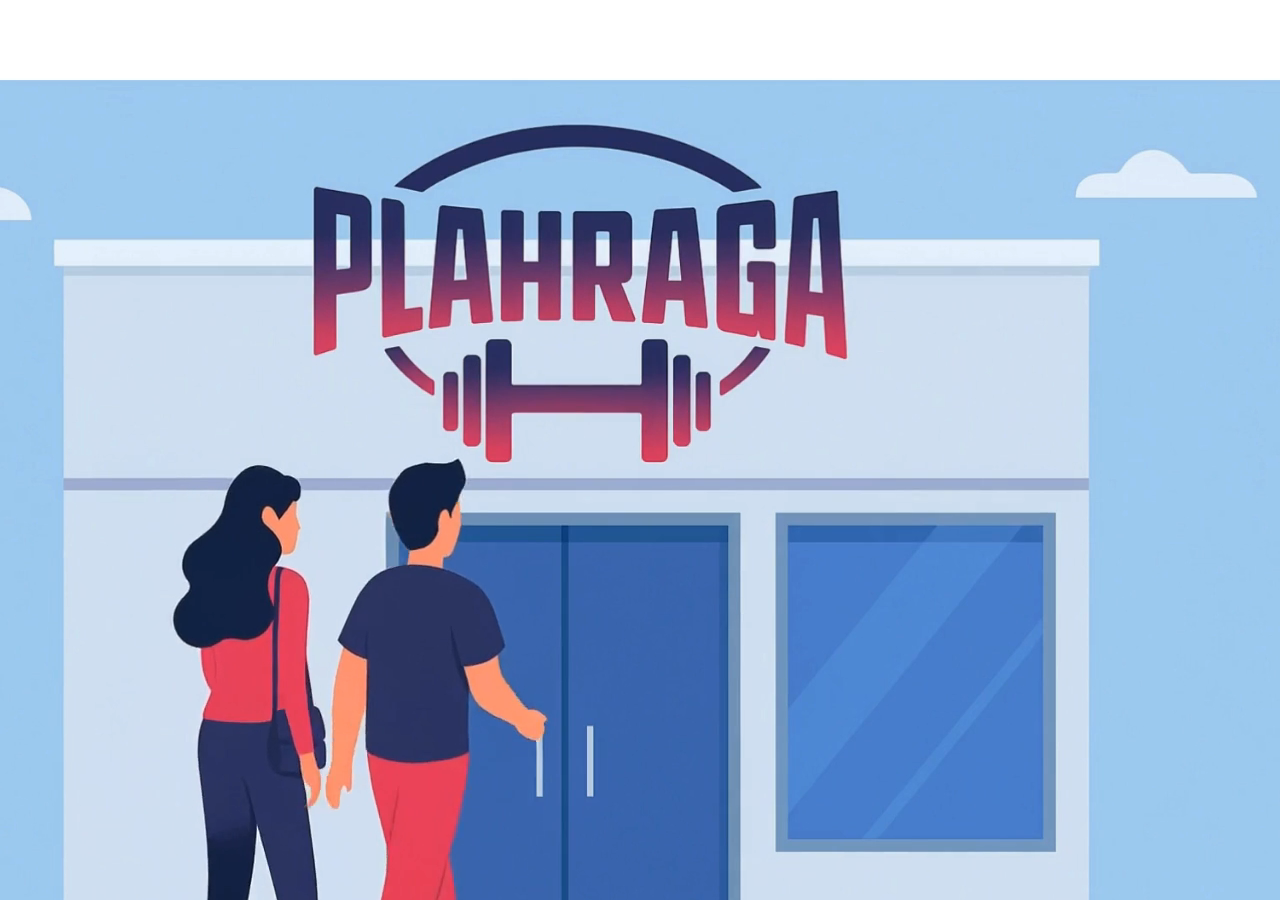
<file: loading.html>
<!DOCTYPE html>
<html lang="id">

<head>
    <meta charset="UTF-8">
    <meta name="viewport" content="width=device-width, initial-scale=1.0">
    <title>Memuat...</title>
    <link rel="icon" href="images/logo1.jpeg" type="image/jpeg">
    <style>
        body,
        html {
            margin: 0;
            padding: 0;
            height: 100%;
            overflow: hidden;
            background-color: #000;
        }

        #loadingVideo {
            position: fixed;
            top: 50%;
            left: 50%;
            transform: translate(-50%, -50%);
            /* Default: ukuran asli di desktop */
        }

        .overlay {
            display: none;
            /* Sembunyikan di desktop */
        }

        .loading-logo {
            display: none;
            /* Sembunyikan di desktop */
        }

        /* Tampilan khusus untuk mobile (lebar layar <= 768px) */
        @media (max-width: 768px) {
            #loadingVideo {
                /* Video dibuat memenuhi layar */
                min-width: 100%;
                min-height: 100%;
                width: auto;
                height: auto;
                object-fit: cover;
            }

            .overlay {
                display: block;
                position: fixed;
                top: 0;
                left: 0;
                width: 100%;
                height: 100%;
                background-color: rgba(28, 26, 46, 0.7);
                /* Warna ungu gelap transparan */
                z-index: 1;
            }

            .loading-logo {
                display: block;
                position: fixed;
                top: 50%;
                left: 50%;
                transform: translate(-50%, -50%);
                z-index: 2;
                width: 350px;
                /* Ukuran logo diperbesar lagi. Sesuaikan jika perlu */
                animation: fadeIn 2s ease-in-out;
            }
        }

        @keyframes fadeIn {
            from {
                opacity: 0;
            }

            to {
                opacity: 1;
            }
        }
    </style>
</head>

<body>
    <div class="overlay"></div>
    <img src="images/logo.png" alt="Logo Plahraga" class="loading-logo">
    <video autoplay muted playsinline id="loadingVideo" src="video/Footage1.mp4">
    </video>

    <script>
        document.getElementById('loadingVideo').onended = () => window.location.href = 'index.html';
    </script>
</body>

</html>
</file>
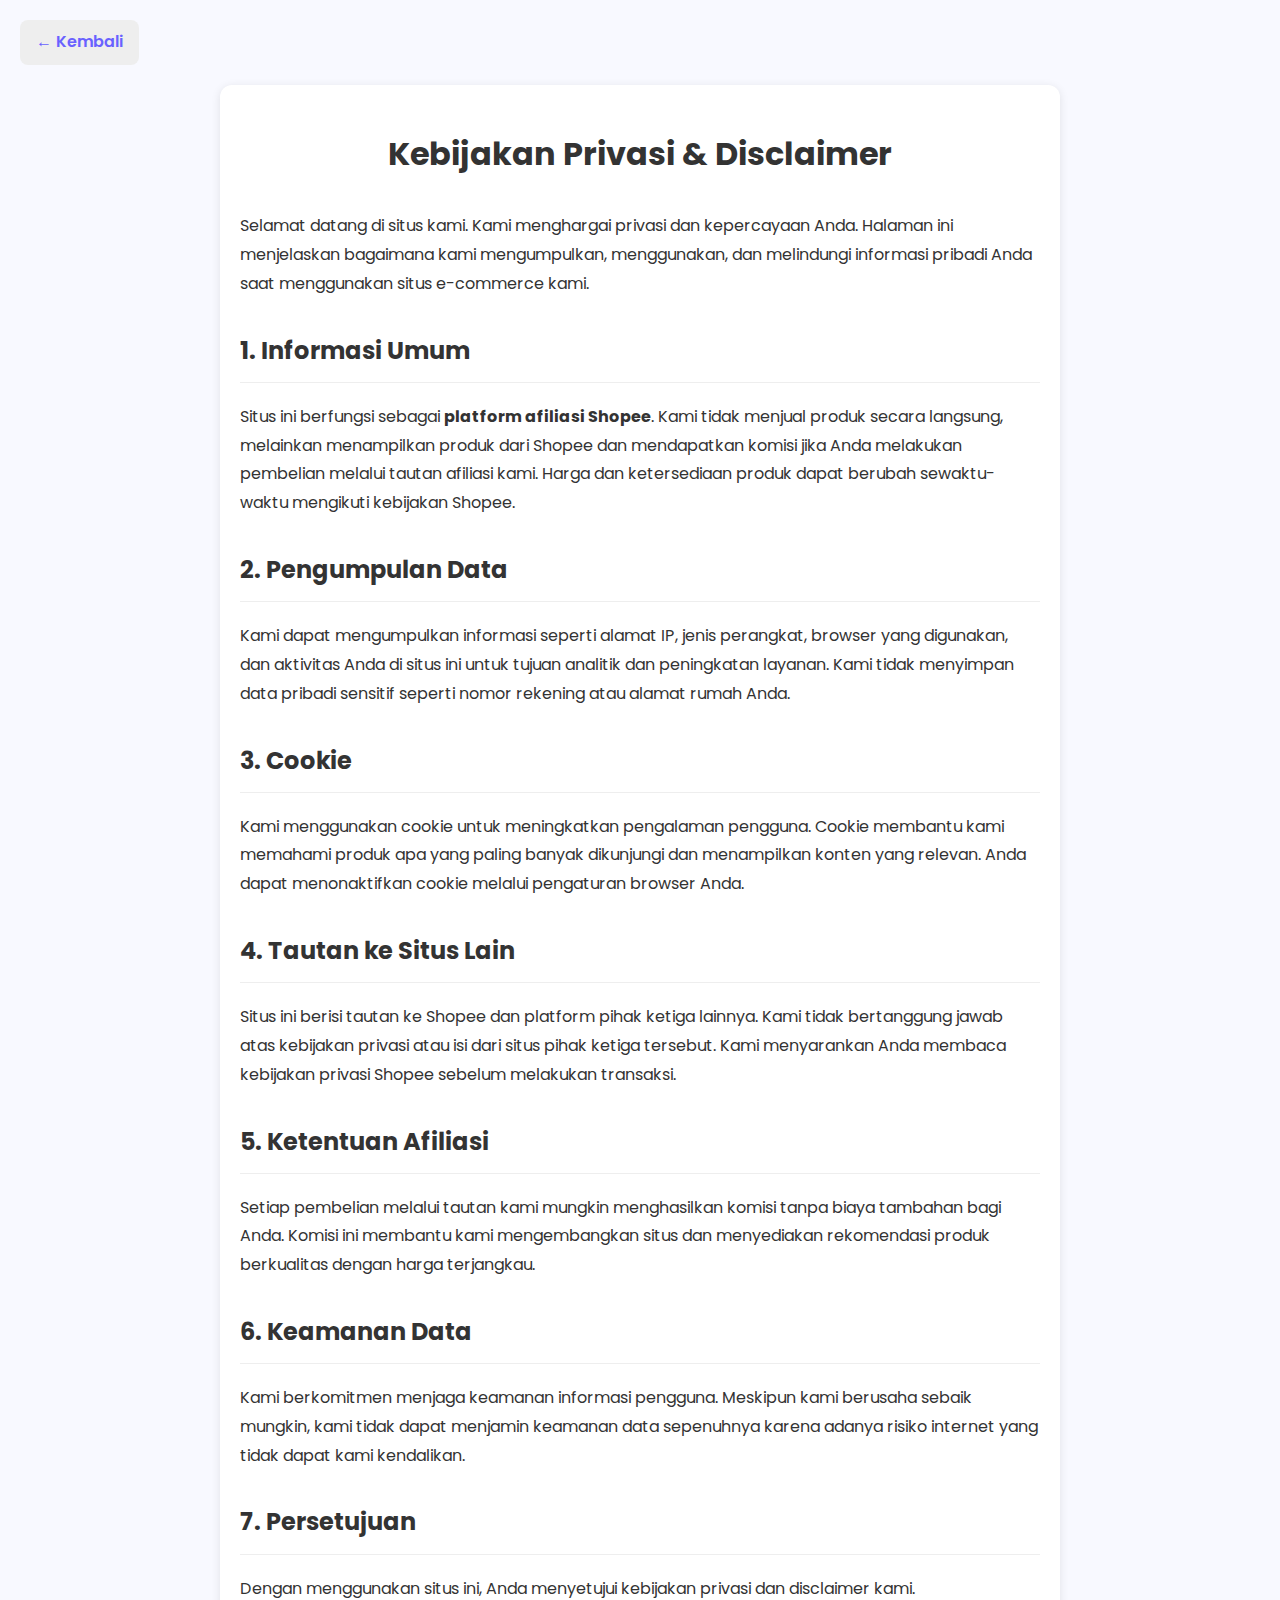
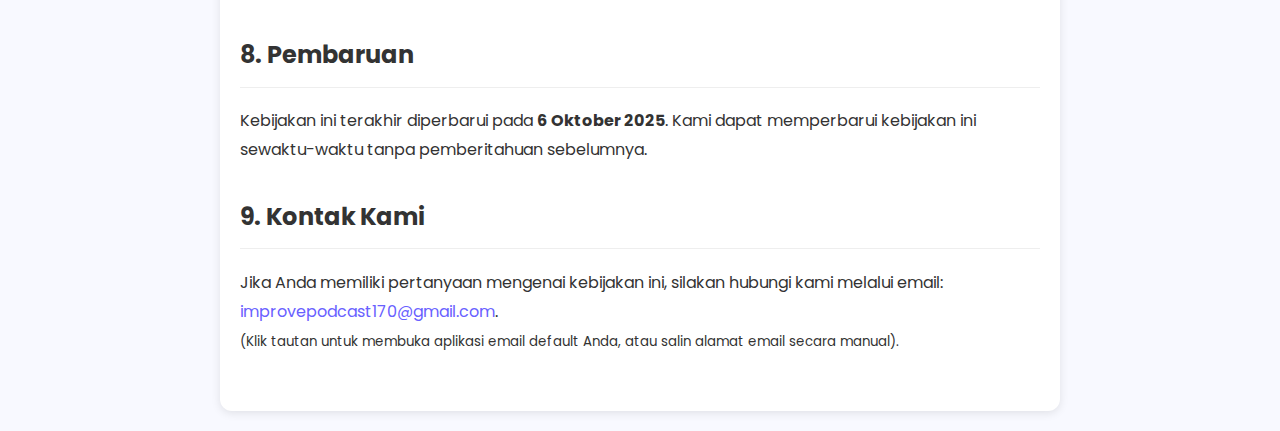
<file: privacy-policy.html>
<!DOCTYPE html>
<html lang="id">

<head>
    <meta charset="UTF-8">
    <meta name="viewport" content="width=device-width, initial-scale=1.0">
    <title>Kebijakan Privasi - PLAHRAGA</title>
    <link rel="icon" href="images/logo1.jpeg" type="image/jpeg">
    <link rel="preconnect" href="https://fonts.googleapis.com">
    <link rel="preconnect" href="https://fonts.gstatic.com" crossorigin>
    <link href="https://fonts.googleapis.com/css2?family=Poppins:wght@400;600;700&display=swap" rel="stylesheet">
    <style>
        body {
            font-family: 'Poppins', sans-serif;
            background-color: #f8f9ff;
            color: #333;
            line-height: 1.8;
            margin: 0;
            padding: 20px;
        }

        .container {
            max-width: 800px;
            margin: auto;
            padding: 40px 20px;
            background: white;
            border-radius: 12px;
            box-shadow: 0 2px 10px rgba(0, 0, 0, 0.1);
        }

        h1,
        h2 {
            color: #333;
            border-bottom: 1px solid #eee;
            padding-bottom: 10px;
            margin-top: 30px;
        }

        h1 {
            text-align: center;
            border-bottom: none;
            margin-top: 0;
            margin-bottom: 20px;
        }

        p {
            margin-bottom: 15px;
        }

        a {
            color: #6961ff;
            text-decoration: none;
        }

        a:hover {
            text-decoration: underline;
        }

        .back-button {
            display: inline-block;
            margin-bottom: 20px;
            font-weight: 600;
            padding: 8px 16px;
            background-color: #eee;
            border-radius: 8px;
        }

        .back-button:hover {
            background-color: #ddd;
            text-decoration: none;
        }
    </style>
</head>

<body>
    <a href="javascript:history.back()" class="back-button">&larr; Kembali</a>

    <div class="container">
        <h1>Kebijakan Privasi & Disclaimer</h1>
        <p>Selamat datang di situs kami. Kami menghargai privasi dan kepercayaan Anda. Halaman ini menjelaskan bagaimana
            kami mengumpulkan, menggunakan, dan melindungi informasi pribadi Anda saat menggunakan situs e-commerce
            kami.</p>

        <h2>1. Informasi Umum</h2>
        <p>Situs ini berfungsi sebagai <strong>platform afiliasi Shopee</strong>. Kami tidak menjual produk secara
            langsung, melainkan menampilkan produk dari Shopee dan mendapatkan komisi jika Anda melakukan pembelian
            melalui tautan afiliasi kami. Harga dan ketersediaan produk dapat berubah sewaktu-waktu mengikuti kebijakan
            Shopee.</p>

        <h2>2. Pengumpulan Data</h2>
        <p>Kami dapat mengumpulkan informasi seperti alamat IP, jenis perangkat, browser yang digunakan, dan aktivitas
            Anda di situs ini untuk tujuan analitik dan peningkatan layanan. Kami tidak menyimpan data pribadi sensitif
            seperti nomor rekening atau alamat rumah Anda.</p>

        <h2>3. Cookie</h2>
        <p>Kami menggunakan cookie untuk meningkatkan pengalaman pengguna. Cookie membantu kami memahami produk apa yang
            paling banyak dikunjungi dan menampilkan konten yang relevan. Anda dapat menonaktifkan cookie melalui
            pengaturan browser Anda.</p>

        <h2>4. Tautan ke Situs Lain</h2>
        <p>Situs ini berisi tautan ke Shopee dan platform pihak ketiga lainnya. Kami tidak bertanggung jawab atas
            kebijakan privasi atau isi dari situs pihak ketiga tersebut. Kami menyarankan Anda membaca kebijakan privasi
            Shopee sebelum melakukan transaksi.</p>

        <h2>5. Ketentuan Afiliasi</h2>
        <p>Setiap pembelian melalui tautan kami mungkin menghasilkan komisi tanpa biaya tambahan bagi Anda. Komisi ini
            membantu kami mengembangkan situs dan menyediakan rekomendasi produk berkualitas dengan harga terjangkau.
        </p>

        <h2>6. Keamanan Data</h2>
        <p>Kami berkomitmen menjaga keamanan informasi pengguna. Meskipun kami berusaha sebaik mungkin, kami tidak dapat
            menjamin keamanan data sepenuhnya karena adanya risiko internet yang tidak dapat kami kendalikan.</p>

        <h2>7. Persetujuan</h2>
        <p>Dengan menggunakan situs ini, Anda menyetujui kebijakan privasi dan disclaimer kami.</p>

        <h2>8. Pembaruan</h2>
        <p>Kebijakan ini terakhir diperbarui pada <strong>6 Oktober 2025</strong>. Kami dapat memperbarui kebijakan ini
            sewaktu-waktu tanpa pemberitahuan sebelumnya.</p>

        <h2>9. Kontak Kami</h2>
        <p>Jika Anda memiliki pertanyaan mengenai kebijakan ini, silakan hubungi kami melalui email: <a
                href="mailto:improvepodcast170@gmail.com">improvepodcast170@gmail.com</a>.
            <br><small>(Klik tautan untuk membuka aplikasi email default Anda, atau salin alamat email secara
                manual).</small>
        </p>
    </div>
</body>

</html>
</file>
